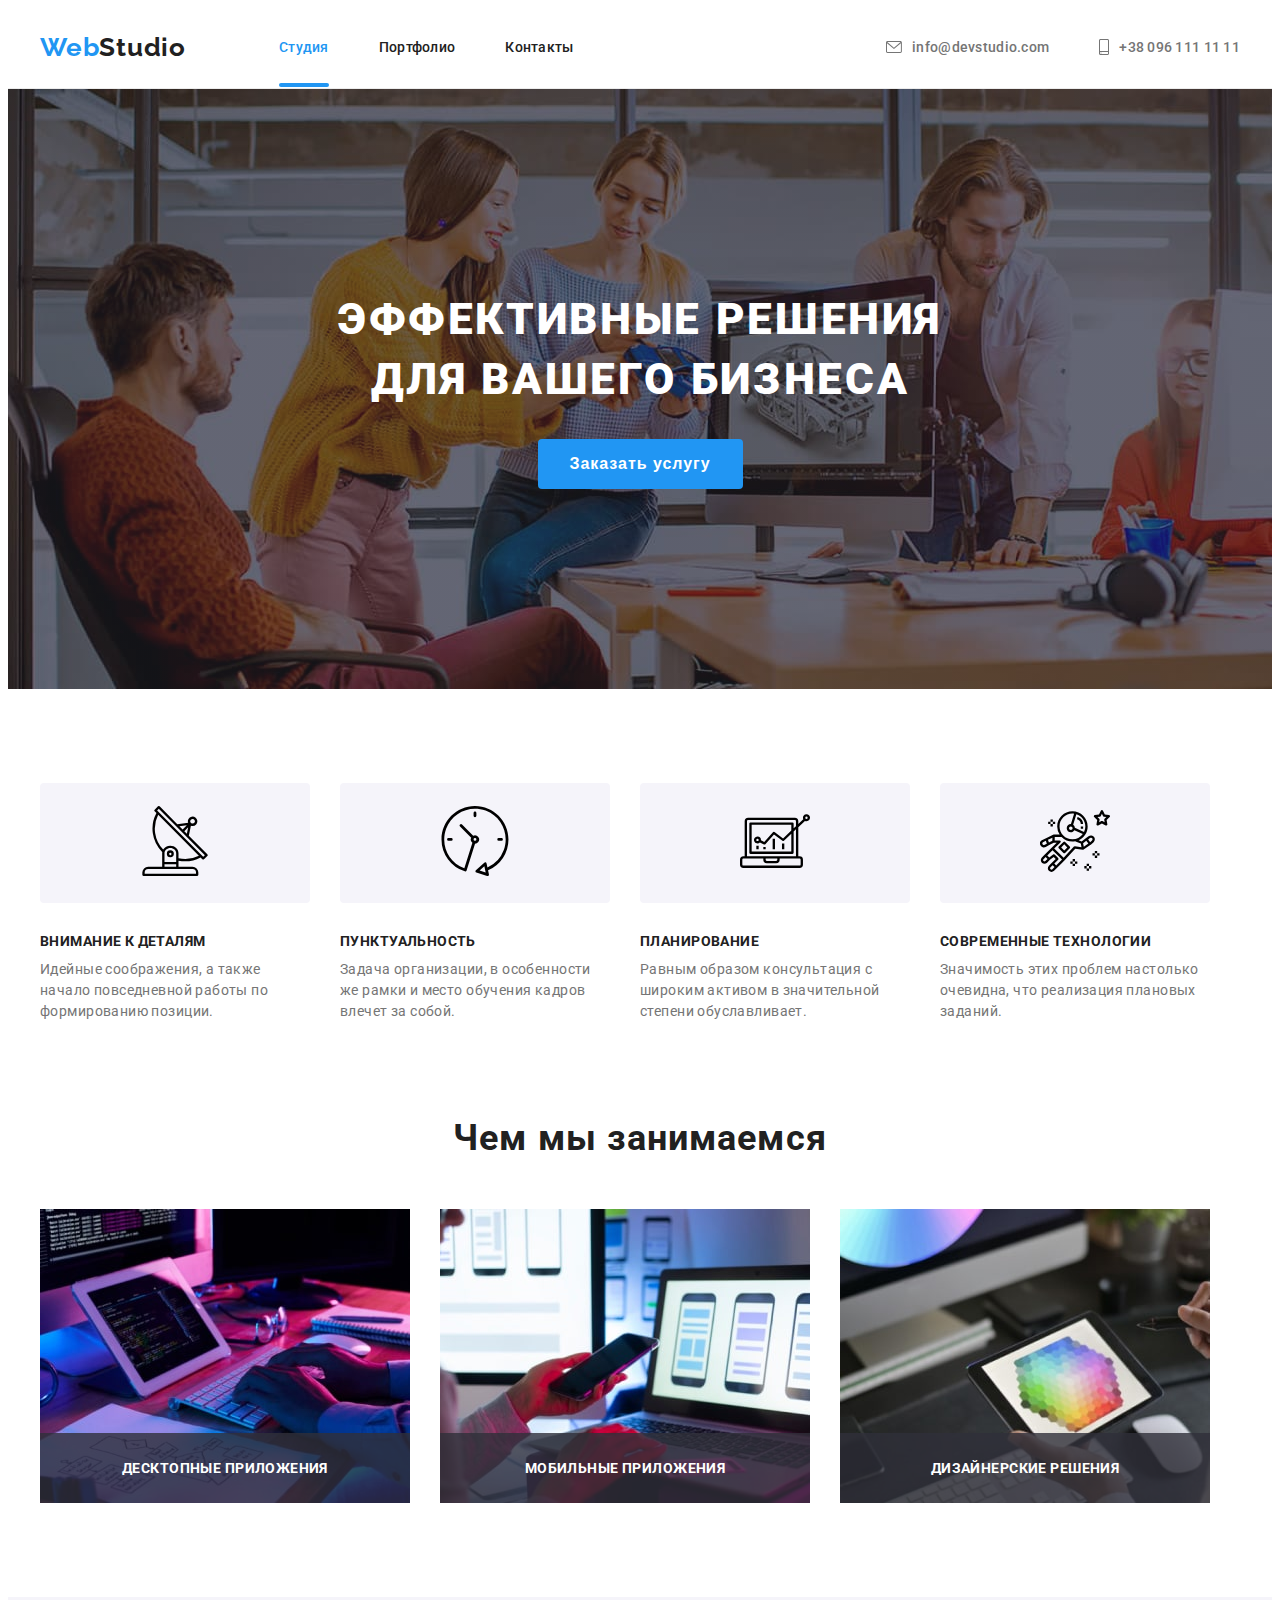
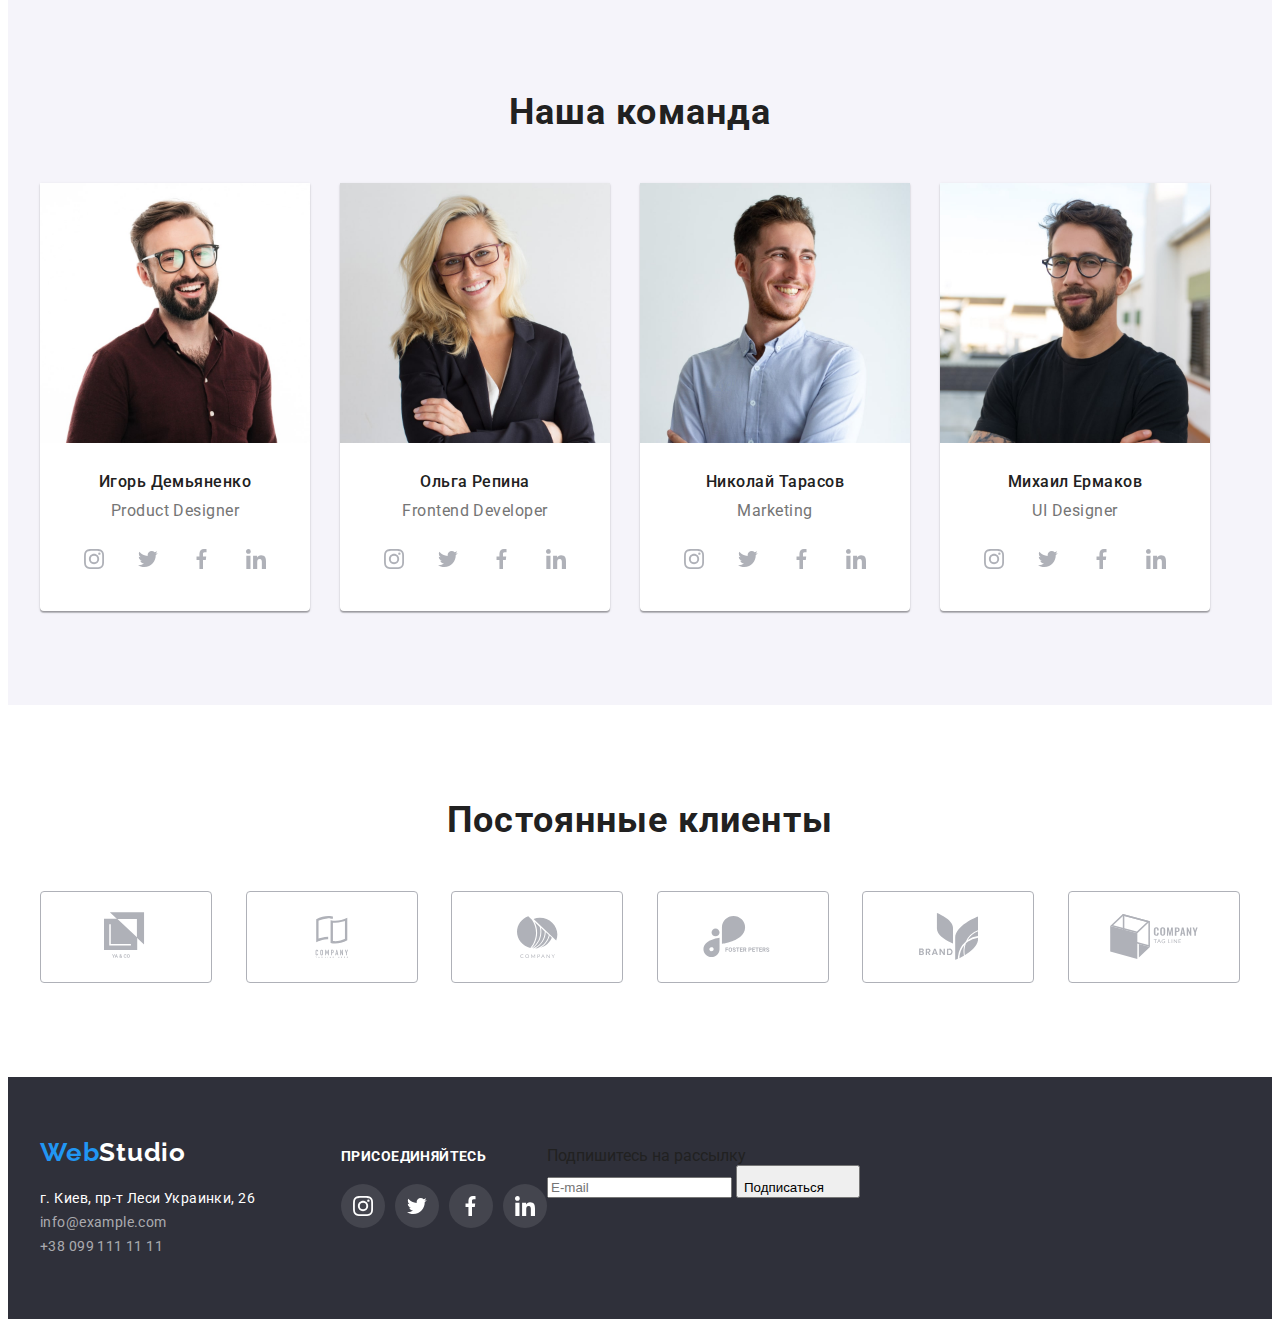
<file: index.html>
<!DOCTYPE html>
<html lang="ru">
<head>
    <meta charset="UTF-8">
    <meta name="viewport" content="width=device-width, initial-scale=1.0">
    <title>Web-Studio</title>
    <link rel="preconnect" href="https://fonts.gstatic.com">
    <link href="https://fonts.googleapis.com/css2?family=Raleway:wght@700&family=Roboto:wght@400;500;700;900&display=swap"
        rel="stylesheet">
    <link rel="stylesheet" href="https://cdnjs.cloudflare.com/ajax/libs/modern-normalize/1.0.0/modern-normalize.min.css"
            integrity="sha512-ISS7cAi1PEhQ8jnbJpJZMd29NlhNj4AWYyLOSp2CE/CsHxTCu+r+t0D2yoJudVrd0/8fTVPUVDzY5Tvli75u/g=="
            crossorigin="anonymous" />
        <link rel="stylesheet" href="./css/common.css">
    <link rel="stylesheet" href="./css/styles.css"/>
    </head>
<body>
    <!--Шапка-->
    <header class="header" >       
        <div class="container">
            <nav class="navigation">
                <a class="logo-color" href="./index.html">Web<span class="logo-header">Studio</span>
                </a>
                <ul class="site-nav list">
                    <li class="site-nav-item">
                        <a href="./index.html" class="site-nav-link current">Студия</a></li>
                    <li class="site-nav-item">
                        <a href="./portfolio.html" class="site-nav-link">Портфолио</a></li>
                    <li class="site-nav-item">
                        <a href="#" class="site-nav-link">Контакты</a></li>
                </ul>
                <ul class="contacts list">
                    
                    <li class="contact-item"> <a class="contacts-mail" href="mailto:info@devstudio.com"> <svg class="mail-icon" width="16" height="12">
                        <use href="./images/sprite.svg#icon-letter"></use>
                    </svg> info@devstudio.com</a></li>
                    <li class="contact-item"><a class="contacts-tel" href="tel:+380961111111"><svg class="tel-icon" width="10" height="16">
                        <use href="./images/sprite.svg#icon-smartphone"></use>
                    </svg>+38 096 111 11 11</a></li>
                </ul>
            </nav>
        </div>
    </header>
    <main>
    <!--Герой-->
    <section class="hero">
        <div class="container">
        <h1 class="hero-title">Эффективные решения для вашего бизнеса</h1>
        <button class="hero-button" type="button" data-modal-open>Заказать услугу</button>
        </div>
            </section>
            <!--Особенности-->
           <section class="features">
                <div class="container">
                <ul class="features-items list">
                    <li class="features-items-link">
                        <div class="features-bg"><a href="#"> <svg class="antenna" width="70" height="70">
                            <use href="./images/sprite.svg#icon-antenna"> </use></svg> </a></div>
                        <h2 class="features-link-title">Внимание к деталям</h2>                        
                        <p class="features-link-text">Идейные соображения, а также начало повседневной работы по формированию позиции.</p>
                    
                    </li>
                    <li class="features-items-link">
                        <div class="features-bg"><a href="#"> <svg class="clock" width="70" height="70">
                                    <use href="./images/sprite.svg#icon-clock"></use>             </svg> </a></div>
                        <h2 class="features-link-title">Пунктуальность</h2>
                        <p class="features-link-text">Задача организации, в особенности же рамки и место обучения кадров влечет за собой.</p>
                    </li>
                    <li class="features-items-link">
                        <div class="features-bg"><a href="#"><svg class="diagram" width="70" height="70">
                                    <use href="./images/sprite.svg#icon-diagram"> </use>
                                </svg> </a></div>
                        <h2 class="features-link-title">Планирование</h2>
                        <p class="features-link-text">Равным образом консультация с широким активом в значительной степени обуславливает.</p>
                    </li>
                    <li class="features-items-link">
                        <div class="features-bg"><a href="#"><svg class="astronaut" width="70" height="70">
                                    <use href="./images/sprite.svg#icon-astronaut"></use>
                                </svg> </a></div>
                        <h2 class="features-link-title">Современные технологии</h2>
                        <p class="features-link-text">Значимость этих проблем настолько очевидна, что реализация плановых заданий.</p>
                    </li>
                </ul>
                </div>
           </section>
           <!--Чем занимаемся-->
           <section class="work">
            <div class="container">
            <h3 class="work-title">Чем мы занимаемся</h3>
            <ul class="work-items list">
                <li class="work-link">
                    <img src="./images/comp1.jpg" alt="Создание сайтов" width="370" height="294">
                <p class="work-link-text">Десктопные приложения</p></li>                    
                <li class="work-link">
                    <img src="./images/comp2.jpg" alt="Разработка мобильных приложений" width="370" height="294">
                    <p class="work-link-text">Мобильные приложения</p></li>
                <li class="work-link">
                    <img src="./images/comp3.jpg" alt="Дизайн сайтов" width="370" height="294">
                <p class="work-link-text">Дизайнерские решения</p></li>
            </ul>
            </div>
           </section>
           <!--Наша команда-->
           <section class="team">
            <div class="container">
               <h3 class="team-title">Наша команда</h3>
               <ul class="team-items list">
                   <li class="team-link">
                       <div class="team-card">
                       <img src="./images/product-designer.jpg" alt="Игорь Демьяненко" width="270" height="260">
                       <h4 class="team-name">Игорь Демьяненко</h4>
                        <p class="team-position">Product Designer</p>
                        <ul class="social-list list">
                            <li class="social-list-item">
                                <a class="social-list-link" href="#"><svg class="icon" width="20" height="20">
                                    <use href="./images/sprite.svg#icon-instagram"></use>
                                </svg></a>
                                </li>
                                <li class="social-list-item">
                                <a class="social-list-link" href="#"><svg class="icon" width="20" height="20">
                                    <use href="./images/sprite.svg#icon-twitter"></use>
                                </svg></a>
                            </li>
                            <li class="social-list-item">
                                <a class="social-list-link" href="#"><svg class="icon" width="20" height="20">
                                    <use href="./images/sprite.svg#icon-facebook"></use>
                                </svg></a>
                            </li>
                            <li class="social-list-item">
                                <a class="social-list-link" href="#"><svg class="icon" width="20" height="20">
                                    <use href="./images/sprite.svg#icon-linkedin"></use>
                                </svg></a>
                                                        </li> 
                        </ul></div>
                    </li>
                    <li class="team-link">
                        <div class="team-card">
                       <img src="./images/frontend-developer.jpg" alt="Ольга Репина" width="270" height="260">
                       <h4 class="team-name">Ольга Репина</h4>
                        <p class="team-position">Frontend Developer</p>
                        <ul class="social-list list">
                            <li class="social-list-item">
                                <a class="social-list-link" href="#"><svg class="icon" width="20" height="20">
                                        <use href="./images/sprite.svg#icon-instagram"></use>
                                    </svg></a>
                            </li>
                            <li class="social-list-item">
                                <a class="social-list-link" href="#"><svg class="icon" width="20" height="20">
                                        <use href="./images/sprite.svg#icon-twitter"></use>
                                    </svg></a>
                            </li>
                            <li class="social-list-item">
                                <a class="social-list-link" href="#"><svg class="icon" width="20" height="20">
                                        <use href="./images/sprite.svg#icon-facebook"></use>
                                    </svg></a>
                            </li>
                            <li class="social-list-item">
                                <a class="social-list-link" href="#"><svg class="icon" width="20" height="20">
                                        <use href="./images/sprite.svg#icon-linkedin"></use>
                                    </svg></a>
                                                               </li>
                                                        </ul> </div>
                            </li>
                    <li class="team-link">
                        <div class="team-card">
                       <img src="./images/marketing.jpg" alt="Николай Тарасов" width="270" height="260">
                       <h4 class="team-name">Николай Тарасов</h4>
                        <p class="team-position">Marketing</p>
                        <ul class="social-list list">
                            <li class="social-list-item">
                                <a class="social-list-link" href="#"><svg class="icon" width="20" height="20">
                                        <use href="./images/sprite.svg#icon-instagram"></use>
                                    </svg></a>
                            </li>
                            <li class="social-list-item">
                                <a class="social-list-link" href="#"><svg class="icon" width="20" height="20">
                                        <use href="./images/sprite.svg#icon-twitter"></use>
                                    </svg></a>
                            </li>
                            <li class="social-list-item">
                                <a class="social-list-link" href="#"><svg class="icon" width="20" height="20">
                                        <use href="./images/sprite.svg#icon-facebook"></use>
                                    </svg></a>
                            </li>
                            <li class="social-list-item">
                                <a class="social-list-link" href="#"><svg class="icon" width="20" height="20">
                                        <use href="./images/sprite.svg#icon-linkedin"></use>
                                    </svg></a>
                                    </li>
                                    </ul></div>
                                    </li>
                    <li class="team-link">
                        <div class="team-card">
                       <img src="./images/ui-designer.jpg" alt="Михаил Ермаков" width="270" height="260">
                       <h4 class="team-name">Михаил Ермаков</h4>
                        <p class="team-position">UI Designer</p>
                        <ul class="social-list list">
                            <li class="social-list-item">
                                <a class="social-list-link" href="#"><svg class="icon" width="20" height="20">
                                        <use href="./images/sprite.svg#icon-instagram"></use>
                                    </svg></a>
                            </li>
                            <li class="social-list-item">
                                <a class="social-list-link" href="#"><svg class="icon" width="20" height="20">
                                        <use href="./images/sprite.svg#icon-twitter"></use>
                                    </svg></a>
                            </li>
                            <li class="social-list-item">
                                <a class="social-list-link" href="#"><svg class="icon" width="20" height="20">
                                        <use href="./images/sprite.svg#icon-facebook"></use>
                                    </svg></a>
                            </li>
                            <li class="social-list-item">
                                <a class="social-list-link" href="#"><svg class="icon" width="20" height="20">
                                        <use href="./images/sprite.svg#icon-linkedin"></use>
                                    </svg></a>
                            </li>
                        </ul>
                    </div>
                    </li>
               </ul>
            </div>
           </section>
        </main>
        <!-- Постоянные клиенты -->
        <section class="clients">
            <div class="container">
                <h3 class="clients-title">Постоянные клиенты</h3>
                <ul class="clients-list">
                                        <li class="clients-item">                        
                            <a class="clients-list-link" href="#">
                                <svg class="icon-1" width="44.27px" height="49.23px">
                                    <use href="./images/sprite.svg#icon-logo-1"></use>
                                </svg>
                            </a>
                                          </li>
                    <li class="clients-item">
                            <a class="clients-list-link" href="#">
                                <svg class="icon-2" width="40px" height="42px">
                                    <use href="./images/sprite.svg#icon-logo-2"></use>
                                </svg>
                            </a></li>
                                            <li class="clients-item">
                                                    <a class="clients-list-link" href="#">
                                <svg class="icon-3" width="41px" height="42.6px">
                                    <use href="./images/sprite.svg#icon-logo-3"></use>
                                </svg>
                            </a>
                                            </li>
                    <li class="clients-item">
                                                    <a class="clients-list-link" href="#">
                                <svg class="icon-4" width="79.66px" height="42.02px">
                                    <use href="./images/sprite.svg#icon-logo-4"></use>
                                </svg>
                            </a>
                                            </li>
                    <li class="clients-item">
                           <a class="clients-list-link" href="#">
                                <svg class="icon-5" width="59px" height="47px">
                                    <use href="./images/sprite.svg#icon-logo-5"></use>
                                </svg>
                            </a>
                                            </li>
                    <li class="clients-item">
                        <a class="clients-list-link" href="#">
                                <svg class="icon-6" width="88.48px" height="45.44px">
                                    <use href="./images/sprite.svg#icon-logo-6"></use>
                                </svg>
                            </a>
                                            </li>
                </ul>
            </div>
        </section>
           <!--Подвал-->
           <footer class="footer-section">
            <div class="container">
                <div class="footer-adress">
                <a class="logo-color" href="./index.html">Web<span class="logo-footer">Studio</span>
                </a>
               <!--Контакты-->
              <address class="contacts-footer">
                <ul class="contacts-footer-list list">
                    <li><a class="contacts-footer-link" href="https://goo.gl/maps/oXFUqeDzzRubqZXH6" target="_blank" rel="noopener noreferrer">г. Киев, пр-т Леси Украинки, 26</a></li>
                    <li><a class="contacts-footer-mail" href="mailto:info@example.com">info@example.com</a></li>
                    <li><a class="contacts-footer-tel" href="tel:+380991111111">+38 099 111 11 11</a></li>
                </ul>
              </address>
            </div>
              <!--Социальные сети-->
              <div class="social-footer">
              <p class="footer-social-title">присоединяйтесь</p>
            <ul class="social-list-footer list">
                <li class="social-list-item-footer">
                    <a class="social-list-link-footer" href="#"><svg class="icon" width="20" height="20">
                            <use href="./images/sprite.svg#icon-instagram"></use>
                        </svg></a>
                </li>
                <li class="social-list-item-footer">
                    <a class="social-list-link-footer" href="#"><svg class="icon" width="20" height="20">
                            <use href="./images/sprite.svg#icon-twitter"></use>
                        </svg></a>
                </li>
                <li class="social-list-item-footer">
                    <a class="social-list-link-footer" href="#"><svg class="icon" width="20" height="20">
                            <use href="./images/sprite.svg#icon-facebook"></use>
                        </svg></a>
                </li>
                <li class="social-list-item-footer">
                    <a class="social-list-link-footer" href="#"><svg class="icon" width="20" height="20">
                            <use href="./images/sprite.svg#icon-linkedin"></use>
                        </svg></a>
                </li>
            </ul>                
            </div>
            <!-- Подпишитесь -->
            <div class="subscribe-footer">
                <p class="subscribe-footer-title">Подпишитесь на рассылку</p>
                <form action="#" class="subscribe-form">
                    <label class="subscribe-form-field">
                        <input type="email" name="user-mail" class="subscribe-form-input" placeholder="E-mail">
                    </label>
                    <button type="button" class="subscribe-form-btn">Подписаться <svg class="subscribe-icon" width="24" height="24">
                        <use href="./images/sprite.svg#icon-plane"></use>
                    </svg></button>
                </form>
            </div>
            </div>            
           </footer>
           <div class="backdrop is-hidden" data-modal>
               <div class="modal">
                   <button type="button" class="close-btn" data-modal-close>
                    <svg class="icon-btn" width="18" height="18">
                        <use href="./images/sprite.svg#icon-close-black"></use>
                    </svg>
                   </button>
                   <form action="#" class="modal-form">
                       <p class="modal-title">Оставьте свои данные, мы вам перезвоним</p>
                   <label class="modal-form-field">
                    Имя
                    <span class="modal-form-input-wrapper">
                    <input type="text" name="user-name" class="modal-form-input">
                    <svg class="field-icon">
                        <use href="./images/sprite.svg#icon-user"></use>
                    </svg>
                    </span>
                   </label>
                <label class="modal-form-field">
                    Телефон
                    <span class="modal-form-input-wrapper">
                    <input type="tel" name="user-tel" class="modal-form-input">
                    <svg class="field-icon">
                        <use href="./images/sprite.svg#icon-phone"></use>
                    </svg>
                    </span>
                </label>
                <label class="modal-form-field">
                    Почта
                    <span class="modal-form-input-wrapper">
                    <input type="email" name="user-mail" class="modal-form-input">
                    <svg class="field-icon">
                        <use href="./images/sprite.svg#icon-email"></use>
                    </svg>
                    </span>
                </label>
                <label class="modal-form-field">
                    Комментарий
                    <textarea class="modal-form-message" name="user-message" placeholder="Введите текст"></textarea>
                    </label>
                    <input id="modal-user-policy" type="checkbox" name="user-policy" value="accept-policy" class="modal-policy visually-hidden">
                    <label for="modal-user-policy" class="modal-policy-text">Соглашаюсь с рассылкой и принимаю 
                        <a class="policy-text" href="#">Условия договора</a>
                    </label>
                    <button type="submit" class="modal-form-btn">Отправить</button>
                    </form>                 
               </div>
           </div>
        <script src="./js/modal.js"></script>
</body>
</html>
</file>
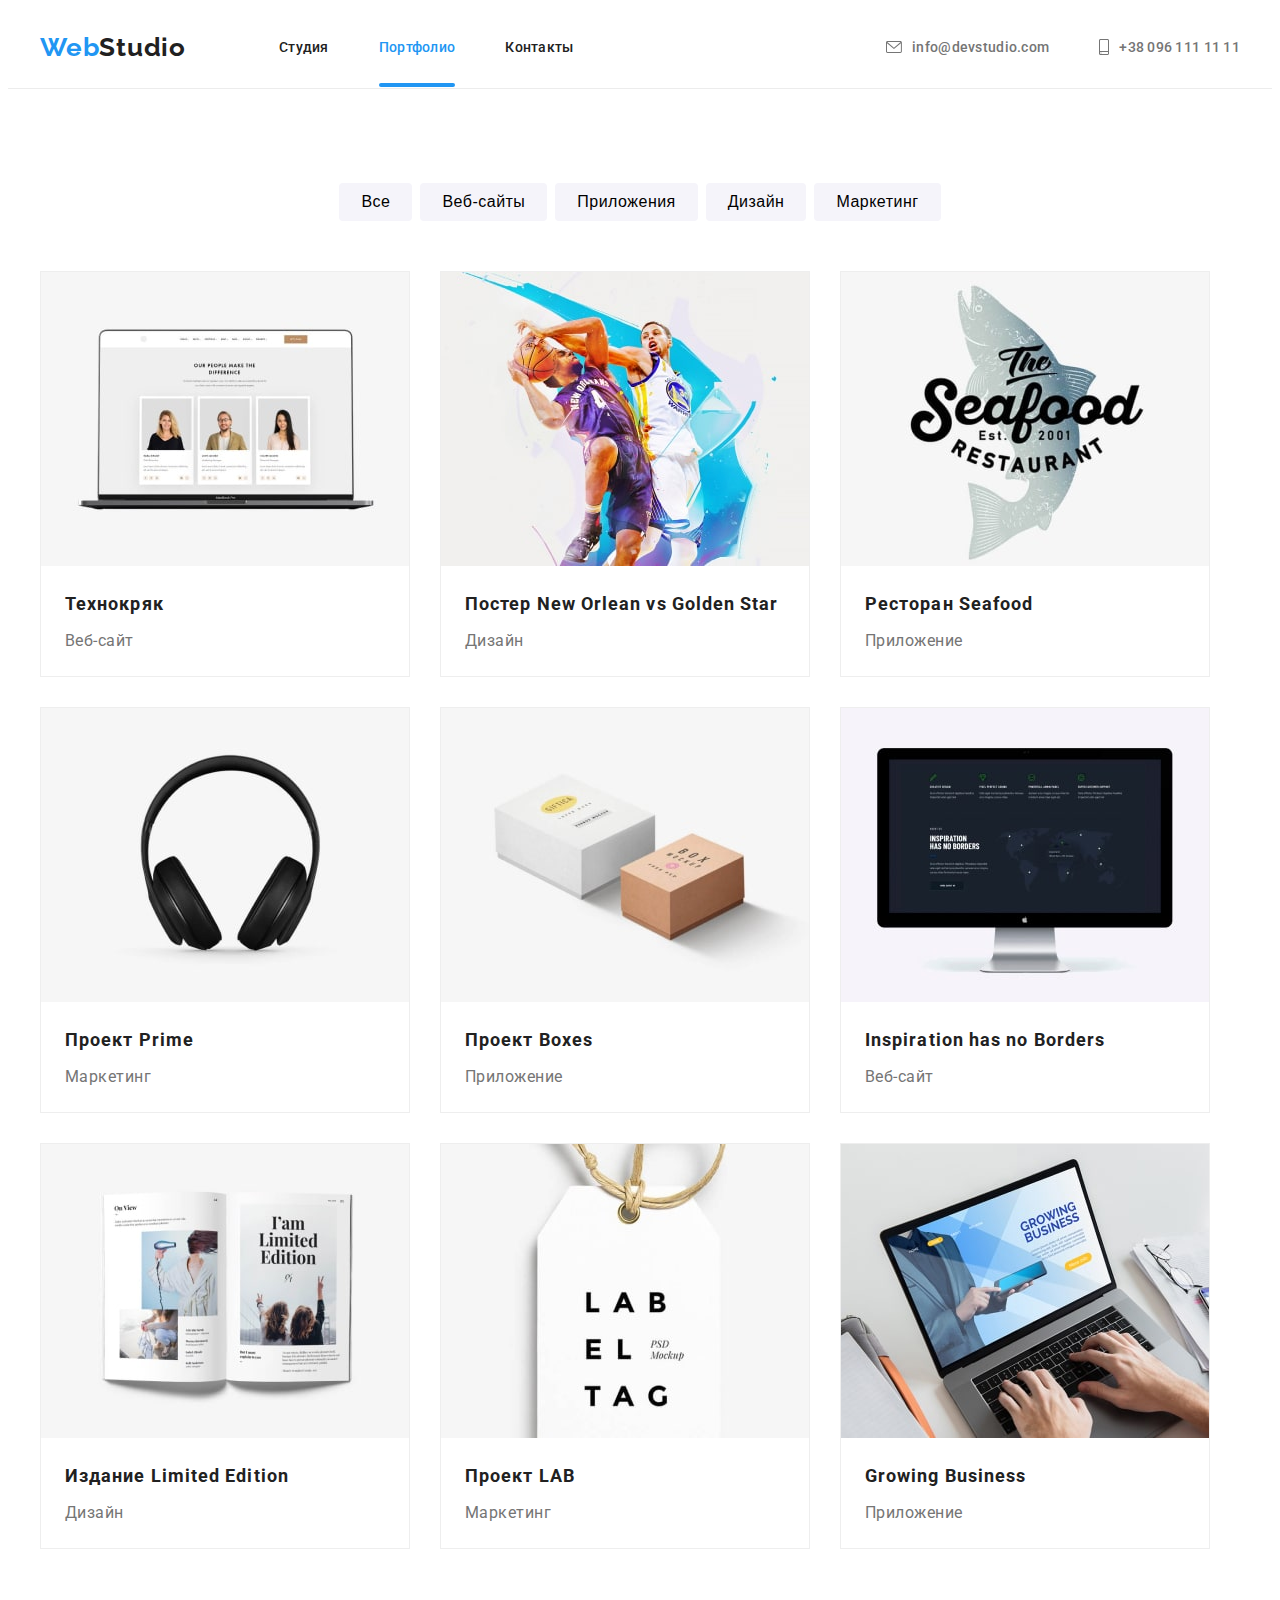
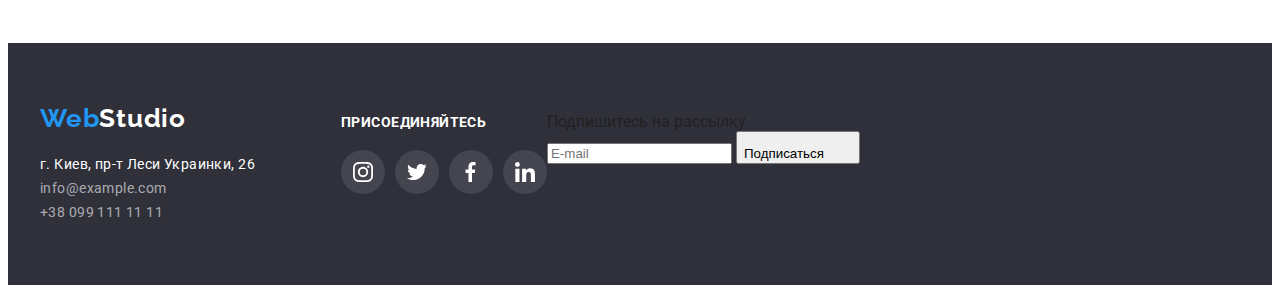
<file: portfolio.html>
<!DOCTYPE html>
<html lang="ru">
<head>
    <meta charset="UTF-8">
    <meta name="viewport" content="width=device-width, initial-scale=1.0">
    <title>Web-Studio</title>
    <link rel="preconnect" href="https://fonts.gstatic.com">
    <link
        href="https://fonts.googleapis.com/css2?family=Raleway:wght@700&family=Roboto:wght@400;500;700;900&display=swap"
        rel="stylesheet">
    <link rel="stylesheet" href="https://cdnjs.cloudflare.com/ajax/libs/modern-normalize/1.0.0/modern-normalize.min.css"
        integrity="sha512-ISS7cAi1PEhQ8jnbJpJZMd29NlhNj4AWYyLOSp2CE/CsHxTCu+r+t0D2yoJudVrd0/8fTVPUVDzY5Tvli75u/g=="
        crossorigin="anonymous" />
        <link rel="stylesheet" href="./css/common.css">
    <link rel="stylesheet" href="./css/styles.css" />
</head>
<body>
    <!--Шапка-->
    <header class="header">
        <div class="container">
            <nav class="navigation">
                <a class="logo-color" href="./index.html">Web<span class="logo-header">Studio</span>
                </a>
                <ul class="site-nav list">
                    <li class="site-nav-item">
                        <a href="./index.html" class="site-nav-link">Студия</a></li>
                    <li class="site-nav-item">
                        <a href="./portfolio.html" class="site-nav-link current">Портфолио</a></li>
                    <li class="site-nav-item">
                        <a href="#" class="site-nav-link">Контакты</a></li>
                </ul>
                <ul class="contacts list">
                        <li class="contact-item"> <a class="contacts-mail" href="mailto:info@devstudio.com"> <svg
                                class="mail-icon" width="16" height="12">
                                <use href="./images/sprite.svg#icon-letter"></use>
                            </svg> info@devstudio.com</a></li>
                    <li class="contact-item"><a class="contacts-tel" href="tel:+380961111111"><svg class="tel-icon"
                                width="10" height="16">
                                <use href="./images/sprite.svg#icon-smartphone"></use>
                            </svg>+38 096 111 11 11</a></li>
                </ul>
            </nav>
        </div>
    </header>
    <main>
        <!-- Портфолио -->
        <section class="portfolio">
            <div class="container">
            <h1 class="gallery-name visually-hidden">Portfolio</h1>
            <!-- Навигация портфолио -->
            <nav class="nav-gallery">
                <ul class="nav-gallery-items list">
                    <li class="nav-gallery-link"><button type="button" class="btn-gallery">Все</button></li>
                    <li class="nav-gallery-link"><button type="button" class="btn-gallery">Веб-сайты</button></li>
                    <li class="nav-gallery-link"><button type="button" class="btn-gallery">Приложения</button></li>
                    <li class="nav-gallery-link"><button type="button" class="btn-gallery">Дизайн</button></li>
                    <li class="nav-gallery-link"><button type="button" class="btn-gallery">Маркетинг</button></li>
                </ul>
            </nav>
            <!-- Фильтры -->
            
            <ul class="filter list">
            <li class="filter-item">
                <a class="filter-link" href="#">
                    <div class="filter-img">
                        <img src="./images/portfolio-img1.jpg" alt="Ноутбук">
                        <p class="overlay">Технокряк это современная площадка распространения коронавируса. Компании используют эту
                            платформу для цифрового шпионажа и атак на защищённые сервера конкурентов.</p>
                    </div>
                    <div class="filter-content">
                    <h2 class="filter-title">Технокряк</h2>
                    <p class="filter-btn-text">Веб-сайт</p>
                    </div>
                </a>
            </li>
                <li class="filter-item">
                    <a class="filter-link" href="#">
                        <div class="filter-img">
                    <img src="./images/portfolio-img2.jpg" alt="Постер с баскетболистами">
                    <p class="overlay">Постер New Orlean vs Golden Star</p>
                    </div>
                    <div class="filter-content">
                    <h2 class="filter-title">Постер New Orlean vs Golden Star</h2>
                    <p class="filter-btn-text">Дизайн</p>
                    </div>
                    </a>
                </li>
                <li class="filter-item">
                    <a class="filter-link" href="#">
                        <div class="filter-img">
                    <img src="./images/portfolio-img3.jpg" alt="Постер рыбного ресторана">
                    <p class="overlay">Ресторан Seafood</p>
                    </div>
                    <div class="filter-content">
                    <h2 class="filter-title">Ресторан Seafood</h2>
                    <p class="filter-btn-text">Приложение</p>
                    </div>
                    </a>
                </li>
                <li class="filter-item">
                    <a class="filter-link" href="#">
                        <div class="filter-img">
                    <img src="./images/portfolio-img4.jpg" alt="Наушники">
                    <p class="overlay">Проект Prime</p>
                    </div>
                    <div class="filter-content">
                    <h2 class="filter-title">Проект Prime</h2>
                    <p class="filter-btn-text">Маркетинг</p>
                    </div>
                    </a>
                </li>
                <li class="filter-item">
                    <a class="filter-link" href="#">
                        <div class="filter-img">
                    <img src="./images/portfolio-img5.jpg" alt="Коробки">
                    <p class="overlay">Проект Boxes</p>
                    </div>
                    <div class="filter-content">
                    <h2 class="filter-title">Проект Boxes</h2>
                    <p class="filter-btn-text">Приложение</p>
                    </div>
                    </a>
                </li>
                <li class="filter-item">
                    <a class="filter-link" href="#">
                        <div class="filter-img">
                    <img src="./images/portfolio-img6.jpg" alt="Монитор">
                    <p class="overlay">Inspiration has no Borders</p>
                    </div>
                    <div class="filter-content">
                    <h2 class="filter-title">Inspiration has no Borders</h2>
                    <p class="filter-btn-text">Веб-сайт</p>
                    </div>
                    </a>
                </li>
                <li class="filter-item">
                    <a class="filter-link" href="#">
                        <div class="filter-img">
                    <img src="./images/portfolio-img7.jpg" alt="Журнал">
                    <p class="overlay">Издание Limited Edition</p>
                    </div>
                    <div class="filter-content">
                    <h2 class="filter-title">Издание Limited Edition</h2>
                    <p class="filter-btn-text">Дизайн</p>
                    </div>
                    </a>                    
                </li>
                <li class="filter-item">
                    <a class="filter-link" href="#">
                        <div class="filter-img">
                    <img src="./images/portfolio-img8.jpg" alt="Этикетка">
                    <p class="overlay">Проект LAB</p>
                    </div>
                    <div class="filter-content">
                    <h2 class="filter-title">Проект LAB</h2>
                    <p class="filter-btn-text">Маркетинг</p>
                    </div>
                    </a>
                </li>
                <li class="filter-item">
                    <a class="filter-link" href="#">
                        <div class="filter-img">
                    <img src="./images/portfolio-img9.jpg" alt="Экран ноутбука">
                    <p class="overlay">Growing Business</p>
                    </div>
                    <div class="filter-content">
                    <h2 class="filter-title">Growing Business</h2>
                    <p class="filter-btn-text">Приложение</p>
                    </div>
                    </a>
                </li>
            </ul>
            </div>
        </section>
    </main>
        <footer class="footer-section">
            <div class="container">
                <div class="footer-adress">
                    <a class="logo-color" href="./index.html">Web<span class="logo-footer">Studio</span>
                    </a>
                    <!--Контакты-->
                    <address class="contacts-footer">
                        <ul class="contacts-footer-list list">
                            <li><a class="contacts-footer-link" href="https://goo.gl/maps/oXFUqeDzzRubqZXH6" target="_blank"
                                    rel="noopener noreferrer">г. Киев, пр-т Леси Украинки, 26</a></li>
                            <li><a class="contacts-footer-mail" href="mailto:info@example.com">info@example.com</a></li>
                            <li><a class="contacts-footer-tel" href="tel:+380991111111">+38 099 111 11 11</a></li>
                        </ul>
                    </address>
                </div>
                <!--Социальные сети-->
                <div class="social-footer">
                    <h4 class="footer-social-title">присоединяйтесь</h4>
                    <ul class="social-list-footer list">
                        <li class="social-list-item-footer">
                            <a class="social-list-link-footer" href="#"><svg class="icon" width="20" height="20">
                                    <use href="./images/sprite.svg#icon-instagram"></use>
                                </svg></a>
                        </li>
                        <li class="social-list-item-footer">
                            <a class="social-list-link-footer" href="#"><svg class="icon" width="20" height="20">
                                    <use href="./images/sprite.svg#icon-twitter"></use>
                                </svg></a>
                        </li>
                        <li class="social-list-item-footer">
                            <a class="social-list-link-footer" href="#"><svg class="icon" width="20" height="20">
                                    <use href="./images/sprite.svg#icon-facebook"></use>
                                </svg></a>
                        </li>
                        <li class="social-list-item-footer">
                            <a class="social-list-link-footer" href="#"><svg class="icon" width="20" height="20">
                                    <use href="./images/sprite.svg#icon-linkedin"></use>
                                </svg></a>
                        </li>
                    </ul>
                        </div>
                        <!-- Подпишитесь -->
                        <div class="subscribe-footer">
                            <p class="subscribe-footer-title">Подпишитесь на рассылку</p>
                            <form action="#" class="subscribe-form">
                                <label class="subscribe-form-field">
                                    <input type="email" name="user-mail" class="subscribe-form-input" placeholder="E-mail">
                                </label>
                                <button type="button" class="subscribe-form-btn">Подписаться
                                    <svg class="subscribe-icon" width="24" height="24">
                                        <use href="./images/sprite.svg#icon-plane"></use>
                                    </svg>
                                </button>
                            </form>
                        </div>
            </div>
        </footer>
        </body>        
        </html>
</file>
<file: css/common.css>
:root {
  --secondary-font: "Raleway", sans-serif;
  --accent-color: #2196f3;
  --secondary-color: #ffffff;
}
body {
  font-family: "Roboto", sans-serif;
  background-color: #ffffff;
  color: #212121;
}
.a {
  text-decoration: none;
}
ul {
  margin: 0;
  padding: 0;
  list-style: none;
}
h1,
h2,
h3,
h4,
h5,
h6 {
  margin: 0;
}
p {
  margin: 0;
}
img {
  display: block;
}
/* =====header====== */
.header .logo-color {
  margin-right: 93px;
}
.header .contacts {
  display: flex;
  margin-left: auto;
}
.navigation {
  display: flex;
  align-items: center;
}
.site-nav {
  display: flex;
}
.site-nav-item:not(:last-child) {
  margin-right: 50px;
}
.contact-item:not(:last-child) {
  margin-right: 50px;
}

.site-nav-link {
  position: relative;
  display: block;
  font-weight: 500;
  font-size: 14px;
  line-height: 1.172;
  letter-spacing: 0.02em;
  text-decoration: none;

  transition: color 250ms cubic-bezier(0.4, 0, 0.2, 1);
}
.current::after {
  position: absolute;
  display: block;
  content: "";
  width: 100%;
  height: 4px;
  bottom: -32px;
  left: 0px;
  border-radius: 2px;
  background-color: var(--accent-color);
}
/* =====end-header====== */
/* =====components===== */
.site-nav-link:hover,
.site-nav-link:focus,
.contacts-mail:hover,
.contacts-mail:focus,
.contacts-tel:hover,
.contacts-tel:focus,
.contacts-footer-mail:hover,
.contacts-footer-mail:focus,
.contacts-footer-tel:hover,
.contacts-footer-tel:focus,
.contacts-footer-link:hover,
.contacts-footer-link:focus {
  color: var(--accent-color);
}
.header {
  display: flex;
  align-items: center;
  padding-top: 24px;
  padding-bottom: 25px;
  border-bottom: 1px solid #ececec;
}
.container {
  width: 1200px;
  padding: 0 15px;
  margin: 0 auto;
}
.site-nav .current {
  color: var(--accent-color);
}
.mail-icon,
.tel-icon {
  fill: #757575;
  margin-right: 10px;

  transition: fill 250ms cubic-bezier(0.4, 0, 0.2, 1);
}
.contacts-mail:hover .mail-icon,
.contacts-mail:focus .mail-icon,
.contacts-tel:hover .tel-icon,
.contacts-tel:focus .tel-icon {
  fill: currentColor;
}
/* =====end-components===== */
/* =====header===== */

.logo-color {
  font-family: var(--secondary-font);
  font-weight: 700;
  font-size: 26px;
  line-height: 1.174;
  letter-spacing: 0.03em;
  color: var(--accent-color);
  text-decoration: none;
}
.logo-header {
  color: #212121;
}
.contacts-mail,
.contacts-tel {
  display: flex;
  align-items: center;
  font-weight: 500;
  font-size: 14px;
  line-height: 1.172;
  letter-spacing: 0.02em;
  color: #757575;
  text-decoration: none;

  transition: color 250ms cubic-bezier(0.4, 0, 0.2, 1);
}
/* =====end-header===== */

/* =====footer===== */
.footer-section {
  padding-top: 60px;
  padding-bottom: 60px;
  background-color: #2f303a;
}
.footer-section .container {
  display: flex;
  align-items: baseline;
}
.footer-adress {
  width: 231px;
  align-items: baseline;
  margin-right: 70px;
}
.social-footer {
  width: 206px;
  align-items: baseline;
}
.social-list-footer {
  display: flex;
  justify-content: space-between;
}
.social-list-item-footer {
  justify-content: space-between;
}

.logo-footer {
  color: var(--secondary-color);
}
.site-nav-link {
  color: #212121;
}
.contacts-footer-list {
  padding-top: 20px;
  max-width: 231px;
  font-weight: 400;
  font-size: 14px;
  line-height: 1.714;
  letter-spacing: 0.03em;
  font-style: normal;
}
.contacts-footer-link {
  color: var(--secondary-color);
  text-decoration: none;

  transition: color 250ms cubic-bezier(0.4, 0, 0.2, 1);
}
.contacts-footer-mail,
.contacts-footer-tel {
  color: rgba(255, 255, 255, 0.6);
  text-decoration: none;

  transition: color 250ms cubic-bezier(0.4, 0, 0.2, 1);
}
.footer-social-title {
  font-weight: 700;
  font-size: 14px;
  line-height: 1.143;
  letter-spacing: 0.03em;
  text-transform: uppercase;
  color: var(--secondary-color);
  margin-bottom: 20px;
}

.social-list-link-footer {
  display: flex;
  justify-content: center;
  align-items: center;
  width: 44px;
  height: 44px;
  border-radius: 50%;
  background-color: rgba(255, 255, 255, 0.1);

  transition: background-color 250ms cubic-bezier(0.4, 0, 0.2, 1);
}
.social-list-link-footer:hover,
.social-list-link-footer:focus {
  background-color: var(--bg-color);
}
.social-list-footer .icon {
  fill: var(--secondary-color);

  transition: fill 250ms cubic-bezier(0.4, 0, 0.2, 1);
}
.social-list-link-footer:hover .icon,
.social-list-link-footer:focus .icon {
  fill: var(--secondary-color);
}
/* =====end-footer===== */
</file>
<file: css/styles.css>
:root {
  --secondary-color: #ffffff;
  --bg-color: #2196f3;
  --text-color: #757575;
}
/* =====maim page===== */
/* =====hero===== */
.hero {
  display: flex;
  justify-content: center;
  align-items: center;

  text-align: center;

  background-color: #2f303a;
  background-image: linear-gradient(
      rgba(47, 48, 58, 0.4),
      rgba(47, 48, 58, 0.4)
    ),
    url("../images/hero.jpg");
  background-repeat: no-repeat;
  background-size: cover;
}
.hero-title {
  width: 696px;
  margin-top: 200px;
  margin-left: auto;
  margin-right: auto;
  font-weight: 900;
  font-size: 44px;
  line-height: 1.364;
  letter-spacing: 0.06em;
  text-transform: uppercase;
  color: var(--secondary-color);
}
.hero-button {
  display: block;
  margin-top: 30px;
  margin-bottom: 200px;
  margin-left: auto;
  margin-right: auto;
  min-width: 200px;
  border: none;
  border-radius: 4px;
  font-weight: 700;
  font-size: 16px;
  line-height: 1.875;
  letter-spacing: 0.06em;
  background-color: #2196f3;
  color: var(--secondary-color);
  cursor: pointer;
  padding: 10px 32px;
}
/* =====end-hero===== */
/* =====section-features===== */
.features-items {
  display: flex;
}
.features-items-link {
  width: 270px;
}
.features-items-link:not(:last-child) {
  margin-right: 30px;
}
.features-bg {
  display: flex;
  justify-content: center;
  align-items: center;
  min-height: 120px;
  margin-bottom: 30px;
  background-color: #f5f4fa;
  border-radius: 4px;
}
.features-link-title {
  font-weight: 700;
  font-size: 14px;
  line-height: 1.172;
  letter-spacing: 0.03em;
  text-transform: uppercase;
}
.features-link-text {
  padding-top: 10px;
  font-weight: 400;
  font-size: 14px;
  line-height: 1.52;
  letter-spacing: 0.03em;
  color: var(--text-color);
}
.features {
  min-height: 101px;
  padding-bottom: 94px;
  padding-top: 94px;
}
/* =====end-section-features===== */
/* =====section-work===== */
.work {
  display: flex;
  padding-bottom: 94px;
}
.work-items {
  display: flex;
}
.work-link:not(:last-child) {
  margin-right: 30px;
}
.work-link {
  position: relative;
}
.work-link-text {
  position: absolute;
  bottom: 0;
  left: 0;
  right: 0;
  padding-top: 27px;
  padding-bottom: 27px;
  background-color: rgba(47, 48, 58, 0.8);
  color: var(--secondary-color);
  font-weight: 700;
  font-size: 14px;
  line-height: 1.172;
  text-align: center;
  letter-spacing: 0.03em;
  text-transform: uppercase;
}
.work-title,
.team-title,
.clients-title {
  margin-bottom: 50px;
  font-weight: 700;
  font-size: 36px;
  line-height: 1.172;
  text-align: center;
  letter-spacing: 0.03em;
}
/* =====end-section-work */
/* =====section-team===== */
.team {
  display: flex;
  padding-top: 94px;
  padding-bottom: 94px;

  background-color: #f5f4fa;
}
.team-name {
  padding-top: 30px;
  padding-bottom: 10px;
  font-weight: 500;
  font-size: 16px;
  line-height: 1.172;
  text-align: center;
  letter-spacing: 0.03em;
}
.team-items {
  display: flex;
}
.team-card {
  background-color: var(--secondary-color);
  padding-bottom: 30px;
  box-shadow: 0px 1px 3px rgba(0, 0, 0, 0.12), 0px 1px 1px rgba(0, 0, 0, 0.14),
    0px 2px 1px rgba(0, 0, 0, 0.2);
  border-radius: 0px 0px 4px 4px;
}
.team-link:not(:last-child) {
  margin-right: 30px;
}
.team-position {
  font-weight: 400;
  font-size: 16px;
  line-height: 1.172;
  text-align: center;
  letter-spacing: 0.03em;
  color: var(--text-color);
}
.social-list {
  display: flex;
  justify-content: space-between;
  margin-right: 32px;
  margin-left: 32px;
  margin-top: 16px;
}
.social-list-link {
  display: flex;
  justify-content: center;
  align-items: center;
  width: 44px;
  height: 44px;
  border-radius: 50%;
  background-color: var(--secondary-color);

  transition: background-color 250ms cubic-bezier(0.4, 0, 0.2, 1);
}
.social-list .icon {
  fill: #afb1b8;
  transition: fill 250ms cubic-bezier(0.4, 0, 0.2, 1);
}
.social-list-link:hover,
.social-list-link:focus {
  background-color: var(--bg-color);
}
.social-list-link:hover .icon,
.social-list-link:focus .icon {
  fill: var(--secondary-color);
}
.clients {
  display: flex;
  padding-top: 94px;
  padding-bottom: 94px;
}
.clients-list {
  display: flex;
  justify-content: space-between;
}
.clients-list-link {
  display: flex;
  justify-content: center;
  align-items: center;
  color: #afb1b8;
  border: 1px solid #afb1b8;
  border-radius: 4px;
  width: 170px;
  height: 90px;

  transition: border-color 250ms cubic-bezier(0.4, 0, 0.2, 1),
    color 250ms cubic-bezier(0.4, 0, 0.2, 1);
}
.clients-list-link:not(:last-child) {
  margin-right: 30px;
}

.clients-list .icon-1,
.icon-2,
.icon-3,
.icon-4,
.icon-5,
.icon-6 {
  fill: currentColor;
}
.clients-list-link:hover,
.clients-list-link:focus {
  color: var(--bg-color);
  border-color: var(--bg-color);
}
/* ===== end-section-clients===== */
/* =====end main page===== */
/* =====portfolio page===== */
/* =====portfolio===== */
.portfolio {
  display: flex;
  align-items: center;
  margin-top: 94px;
  margin-bottom: 94px;
}
.gallery-name {
  display: none;
}
.nav-gallery {
  display: flex;
  justify-content: center;
  margin-bottom: 34px;
}
.nav-gallery-items {
  display: flex;
  padding-bottom: 16px;
}
.nav-gallery-link {
  display: flex;
}
.nav-gallery-link:not(:last-child) {
  margin-right: 8px;
}
.btn-gallery {
  display: block;
  border: none;
  border-radius: 4px;
  padding: 6px 22px;
  min-height: 38px;

  font-weight: 500;
  font-size: 16px;
  line-height: 1.625px;
  text-align: center;
  letter-spacing: 0.03em;
  background-color: #f5f4fa;

  transition: background-color 250ms cubic-bezier(0.4, 0, 0.2, 1),
    color 250ms cubic-bezier(0.4, 0, 0.2, 1);
}
.btn-gallery:hover,
.btn-gallery:focus {
  background-color: #2196f3;
  color: var(--secondary-color);
}
/* =====end-portfolio===== */
/* =====filtrs===== */
.filter {
  display: flex;
  flex-wrap: wrap;
}
.filter-item {
  width: 370px;
  margin-right: 30px;
  margin-bottom: 30px;
}
.filter-item:nth-child(3n) {
  margin-right: 0;
}
.filter-item:nth-last-child(-n + 3) {
  margin-bottom: 0;
}
.filter-img {
  position: relative;
  overflow: hidden;
}
.filter-content {
  padding: 20px 24px;
}
.filter-title {
  margin-bottom: 4px;
  font-weight: 700;
  font-size: 18px;
  line-height: 2;
  letter-spacing: 0.06em;
  color: #212121;
}
.filter-btn-text {
  font-weight: 400;
  font-size: 16px;
  line-height: 1.875;
  letter-spacing: 0.03em;
  color: var(--text-color);
}
.overlay {
  position: absolute;
  top: 0;
  left: 0;
  width: 100%;
  height: 100%;

  padding: 63px 24px;
  background-color: rgba(33, 150, 243, 0.9);
  font-weight: 400;
  font-size: 18px;
  line-height: 1.556;
  letter-spacing: 0.03em;
  color: var(--secondary-color);
  transition: transform 250ms cubic-bezier(0.4, 0, 0.2, 1);
  transform: translateY(100%);
}

.filter-link:hover,
.filter-link:focus {
  box-shadow: 0px 1px 1px rgba(0, 0, 0, 0.12), 0px 4px 4px rgba(0, 0, 0, 0.06),
    1px 4px 6px rgba(0, 0, 0, 0.16);
}
.filter-link {
  display: block;
  text-decoration: none;
  border: 1px solid #eeeeee;
  transition: box-shadow 250ms cubic-bezier(0.4, 0, 0.2, 1);
}
.filter-link:hover .overlay,
.filter-link:focus .overlay {
  transform: translateY(0%);
}
/* =====end-filtrs===== */
/* =====end portfolio page===== */
/* =====backdrop===== */
.backdrop {
  position: fixed;
  top: 0;
  left: 0;
  width: 100%;
  height: 100%;
  background: rgba(0, 0, 0, 0.2);
  opacity: 1;
  transition: opacity 250ms cubic-bezier(0.4, 0, 0.2, 1);
}
.backdrop.is-hidden {
  opacity: 0;
  pointer-events: none;
}
.backdrop.is-hidden .modal {
  transform: translate(-50%, -50%) scaleY(0.1);
}
.modal {
  position: absolute;
  width: 528px;
  height: 581px;
  left: 50%;
  top: 50%;
  transform: translate(-50%, -50%) scaleY(1);
  transition: transform 250ms cubic-bezier(0.4, 0, 0.2, 1);
  background: var(--secondary-color);
  box-shadow: 0px 1px 3px rgba(0, 0, 0, 0.12), 0px 1px 1px rgba(0, 0, 0, 0.14),
    0px 2px 1px rgba(0, 0, 0, 0.2);
  border-radius: 4px;
}
.close-btn {
  position: absolute;
  top: 8px;
  right: 8px;
  width: 30px;
  height: 30px;
  background-color: var(--secondary-color);
  border: 1px solid rgba(0, 0, 0, 0.1);
  border-radius: 50%;
  cursor: pointer;
}
.icon-btn {
  display: block;
  justify-content: center;
  align-items: center;
}
/* =====end-backdrop===== */
</file>
